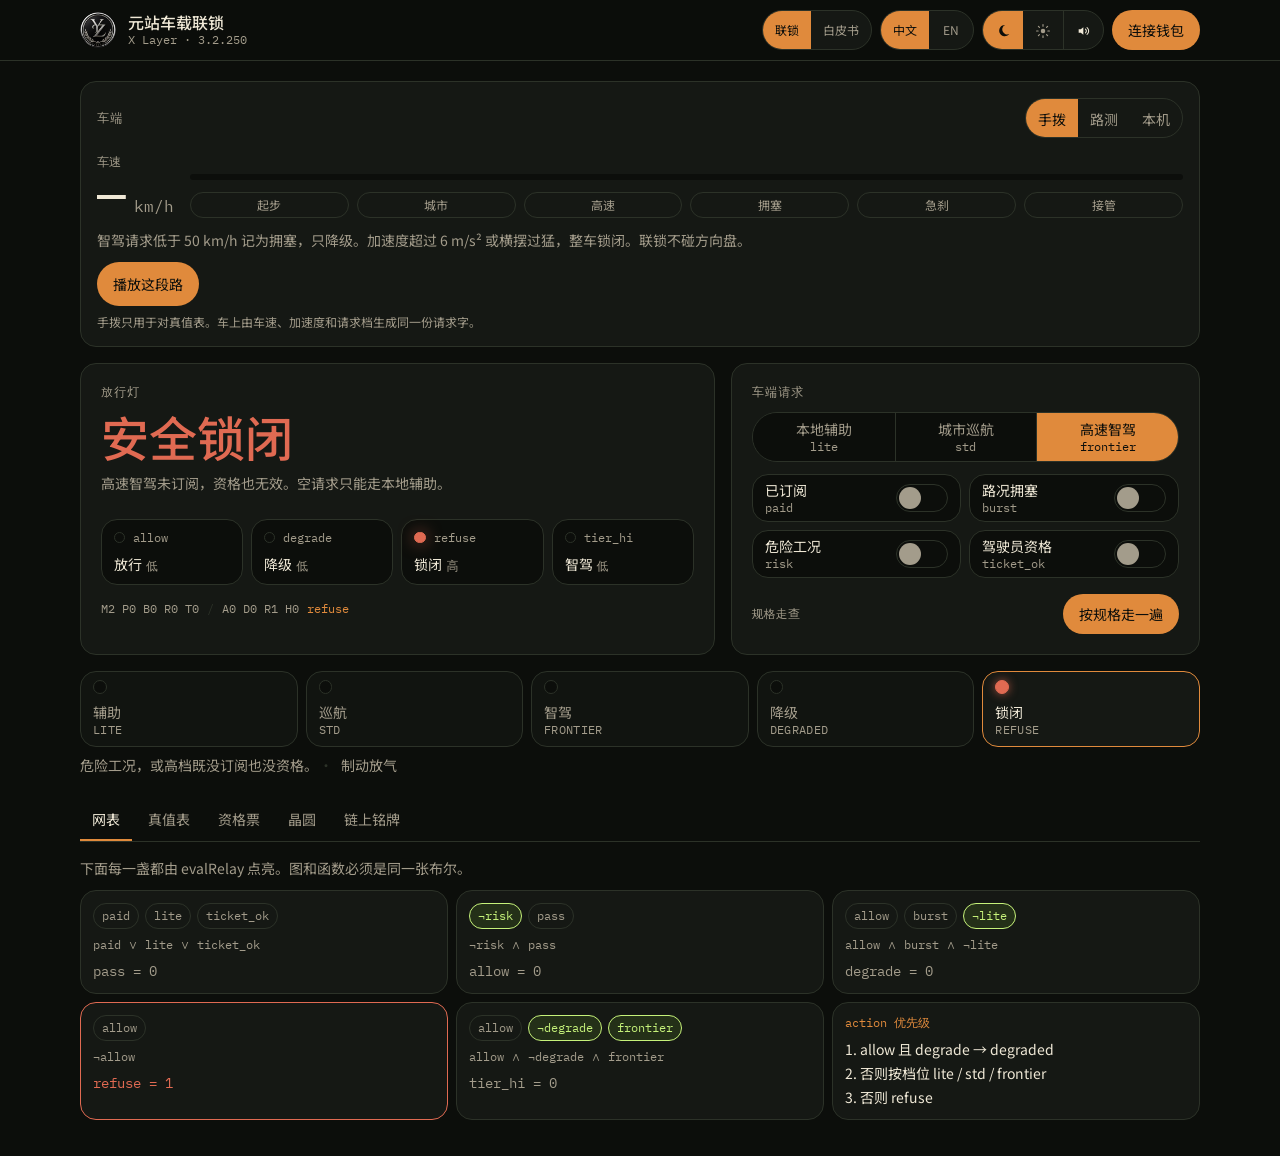
<file: deweb-dist/index.html>
<!doctype html>
<html lang="zh-CN">
  <head>
    <meta charset="utf-8" />
    <meta name="viewport" content="width=device-width, initial-scale=1" />
    <meta name="theme-color" content="#0c0e0b" />
    <title>元站车载联锁 · Yuan Station</title>
    <link rel="icon" href="./yizhan-seal.png" />
    <link rel="preconnect" href="https://fonts.googleapis.com" />
    <link rel="preconnect" href="https://fonts.gstatic.com" crossorigin="anonymous" />
    <link
      rel="stylesheet"
      href="https://fonts.googleapis.com/css2?family=IBM+Plex+Mono:wght@400;500&family=Noto+Sans+SC:wght@400;500;700&display=swap"
    />
    <script type="module" crossorigin src="./assets/deweb-DrTKzGqG.js"></script>
    <link rel="stylesheet" crossorigin href="./assets/deweb-D542QDkk.css">
  </head>
  <body>
    <div id="root"></div>
  </body>
</html>
</file>
<file: deweb-dist/assets/deweb-D542QDkk.css>
/*! tailwindcss v4.3.3 | MIT License | https://tailwindcss.com */
@layer properties{@supports (((-webkit-hyphens:none)) and (not (margin-trim:inline))) or ((-moz-orient:inline) and (not (color:rgb(from red r g b)))){*,:before,:after,::backdrop{--tw-rotate-x:initial;--tw-rotate-y:initial;--tw-rotate-z:initial;--tw-skew-x:initial;--tw-skew-y:initial;--tw-border-style:solid;--tw-leading:initial;--tw-font-weight:initial;--tw-tracking:initial;--tw-ordinal:initial;--tw-slashed-zero:initial;--tw-numeric-figure:initial;--tw-numeric-spacing:initial;--tw-numeric-fraction:initial;--tw-blur:initial;--tw-brightness:initial;--tw-contrast:initial;--tw-grayscale:initial;--tw-hue-rotate:initial;--tw-invert:initial;--tw-opacity:initial;--tw-saturate:initial;--tw-sepia:initial;--tw-drop-shadow:initial;--tw-drop-shadow-color:initial;--tw-drop-shadow-alpha:100%;--tw-drop-shadow-size:initial;--tw-backdrop-blur:initial;--tw-backdrop-brightness:initial;--tw-backdrop-contrast:initial;--tw-backdrop-grayscale:initial;--tw-backdrop-hue-rotate:initial;--tw-backdrop-invert:initial;--tw-backdrop-opacity:initial;--tw-backdrop-saturate:initial;--tw-backdrop-sepia:initial}}}@layer theme{:root,:host{--font-sans:"Noto Sans SC", "WenQuanYi Zen Hei", "PingFang SC", sans-serif;--font-mono:"IBM Plex Mono", "WenQuanYi Zen Hei Mono", ui-monospace, monospace;--color-red-500:oklch(63.7% .237 25.331);--color-zinc-50:oklch(98.5% 0 none);--color-zinc-400:oklch(70.5% .015 286.067);--color-zinc-500:oklch(55.2% .016 285.938);--color-zinc-900:oklch(21% .006 285.885);--color-zinc-950:oklch(14.1% .005 285.823);--color-neutral-100:oklch(97% 0 none);--color-neutral-300:oklch(87% 0 none);--color-neutral-500:oklch(55.6% 0 none);--color-neutral-700:oklch(37.1% 0 none);--color-neutral-900:oklch(20.5% 0 none);--color-black:#000;--color-white:#fff;--spacing:.25rem;--container-sm:24rem;--container-md:28rem;--container-xl:36rem;--container-2xl:42rem;--container-3xl:48rem;--container-6xl:72rem;--text-xs:.75rem;--text-xs--line-height:calc(1 / .75);--text-sm:.875rem;--text-sm--line-height:calc(1.25 / .875);--text-base:1rem;--text-base--line-height:calc(1.5 / 1);--text-lg:1.125rem;--text-lg--line-height:calc(1.75 / 1.125);--text-xl:1.25rem;--text-xl--line-height:calc(1.75 / 1.25);--text-3xl:1.875rem;--text-3xl--line-height:calc(2.25 / 1.875);--text-4xl:2.25rem;--text-4xl--line-height:calc(2.5 / 2.25);--text-5xl:3rem;--text-5xl--line-height:1;--font-weight-medium:500;--font-weight-semibold:600;--tracking-wide:.025em;--tracking-widest:.1em;--leading-tight:1.25;--leading-relaxed:1.625;--radius-md:.375rem;--radius-lg:.5rem;--radius-xl:.75rem;--radius-2xl:1rem;--ease-out:cubic-bezier(0, 0, .2, 1);--animate-pulse:pulse 2s cubic-bezier(.4, 0, .6, 1) infinite;--default-transition-duration:.15s;--default-transition-timing-function:cubic-bezier(.4, 0, .2, 1);--default-font-family:var(--font-sans);--default-mono-font-family:var(--font-mono);--color-bg:#0c0e0b;--color-surface:#151814;--color-surface-2:#1e241c;--color-fg:#efe8d6;--color-muted:#a39c8b;--color-line:#2c3228;--color-copper:#e08a3c;--color-ink:#0c0e0b;--color-phosphor:#c6f27a;--color-phosphor-dim:#243018;--color-amber:#e6b15a;--color-signal:#e06a52;--radius-panel:1rem}}@layer base{*,:after,:before,::backdrop{box-sizing:border-box;border:0 solid;margin:0;padding:0}::file-selector-button{box-sizing:border-box;border:0 solid;margin:0;padding:0}html,:host{-webkit-text-size-adjust:100%;tab-size:4;line-height:1.5;font-family:var(--default-font-family,-apple-system, BlinkMacSystemFont, "Segoe UI", Roboto, "Helvetica Neue", "Noto Sans", Arial, sans-serif, "Apple Color Emoji", "Segoe UI Emoji", "Segoe UI Symbol", "Noto Color Emoji");font-feature-settings:var(--default-font-feature-settings,normal);font-variation-settings:var(--default-font-variation-settings,normal);-webkit-tap-highlight-color:transparent}hr{height:0;color:inherit;border-top-width:1px}abbr:where([title]){-webkit-text-decoration:underline dotted;text-decoration:underline dotted}h1,h2,h3,h4,h5,h6{font-size:inherit;font-weight:inherit}a{color:inherit;-webkit-text-decoration:inherit;-webkit-text-decoration:inherit;-webkit-text-decoration:inherit;-webkit-text-decoration:inherit;text-decoration:inherit}b,strong{font-weight:bolder}code,kbd,samp,pre{font-family:var(--default-mono-font-family,ui-monospace, SFMono-Regular, Menlo, Monaco, Consolas, "Liberation Mono", "Courier New", monospace);font-feature-settings:var(--default-mono-font-feature-settings,normal);font-variation-settings:var(--default-mono-font-variation-settings,normal);font-size:1em}small{font-size:80%}sub,sup{vertical-align:baseline;font-size:75%;line-height:0;position:relative}sub{bottom:-.25em}sup{top:-.5em}table{text-indent:0;border-color:inherit;border-collapse:collapse}:-moz-focusring:where(:not(iframe)){outline:auto}progress{vertical-align:baseline}summary{display:list-item}ol,ul,menu{list-style:none}img,svg,video,canvas,audio,iframe,embed,object{vertical-align:middle;display:block}img,video{max-width:100%;height:auto}button,input,select,optgroup,textarea{font:inherit;font-feature-settings:inherit;font-variation-settings:inherit;letter-spacing:inherit;color:inherit;opacity:1;background-color:#0000;border-radius:0}::file-selector-button{font:inherit;font-feature-settings:inherit;font-variation-settings:inherit;letter-spacing:inherit;color:inherit;opacity:1;background-color:#0000;border-radius:0}:where(select:is([multiple],[size])) optgroup{font-weight:bolder}:where(select:is([multiple],[size])) optgroup option{padding-inline-start:20px}::file-selector-button{margin-inline-end:4px}::placeholder{opacity:1}@supports (not ((-webkit-appearance:-apple-pay-button))) or (contain-intrinsic-size:1px){::placeholder{color:currentColor}@supports (color:color-mix(in lab, red, red)){::placeholder{color:color-mix(in oklab, currentcolor 50%, transparent)}}}textarea{resize:vertical}::-webkit-search-decoration{-webkit-appearance:none}::-webkit-date-and-time-value{min-height:1lh;text-align:inherit}::-webkit-datetime-edit{display:inline-flex}::-webkit-datetime-edit-fields-wrapper{padding:0}::-webkit-datetime-edit{padding-block:0}::-webkit-datetime-edit-year-field{padding-block:0}::-webkit-datetime-edit-month-field{padding-block:0}::-webkit-datetime-edit-day-field{padding-block:0}::-webkit-datetime-edit-hour-field{padding-block:0}::-webkit-datetime-edit-minute-field{padding-block:0}::-webkit-datetime-edit-second-field{padding-block:0}::-webkit-datetime-edit-millisecond-field{padding-block:0}::-webkit-datetime-edit-meridiem-field{padding-block:0}::-webkit-calendar-picker-indicator{line-height:1}:-moz-ui-invalid{box-shadow:none}button,input:where([type=button],[type=reset],[type=submit]){appearance:button}::file-selector-button{appearance:button}::-webkit-inner-spin-button{height:auto}::-webkit-outer-spin-button{height:auto}[hidden]:where(:not([hidden=until-found])){display:none!important}html{background:var(--color-bg);color:var(--color-fg);-webkit-font-smoothing:antialiased;-moz-osx-font-smoothing:grayscale}body{min-height:100vh;font-family:var(--font-sans);background:var(--color-bg);margin:0}h1,h2,h3{text-wrap:balance;font-weight:500}p{text-wrap:pretty}button:not(:disabled),[role=button]:not(:disabled){cursor:pointer}:focus-visible{outline:2px solid var(--color-copper);outline-offset:2px}}@layer components;@layer utilities{.collapse{visibility:collapse}.visible{visibility:visible}.absolute{position:absolute}.fixed{position:fixed}.relative{position:relative}.static{position:static}.sticky{position:sticky}.top-0{top:0}.z-20{z-index:20}.container{width:100%}@media (width>=40rem){.container{max-width:40rem}}@media (width>=48rem){.container{max-width:48rem}}@media (width>=64rem){.container{max-width:64rem}}@media (width>=80rem){.container{max-width:80rem}}@media (width>=96rem){.container{max-width:96rem}}.mx-2{margin-inline:calc(var(--spacing) * 2)}.mx-auto{margin-inline:auto}.mt-1{margin-top:var(--spacing)}.mt-2{margin-top:calc(var(--spacing) * 2)}.mt-3{margin-top:calc(var(--spacing) * 3)}.mt-4{margin-top:calc(var(--spacing) * 4)}.mt-5{margin-top:calc(var(--spacing) * 5)}.mt-6{margin-top:calc(var(--spacing) * 6)}.mt-10{margin-top:calc(var(--spacing) * 10)}.ml-1{margin-left:var(--spacing)}.ml-2{margin-left:calc(var(--spacing) * 2)}.ml-auto{margin-left:auto}.block{display:block}.flex{display:flex}.grid{display:grid}.hidden{display:none}.inline{display:inline}.inline-block{display:inline-block}.inline-flex{display:inline-flex}.table{display:table}.size-4{width:calc(var(--spacing) * 4);height:calc(var(--spacing) * 4)}.size-9{width:calc(var(--spacing) * 9);height:calc(var(--spacing) * 9)}.size-10{width:calc(var(--spacing) * 10);height:calc(var(--spacing) * 10)}.h-1\.5{height:calc(var(--spacing) * 1.5)}.h-8{height:calc(var(--spacing) * 8)}.h-10{height:calc(var(--spacing) * 10)}.h-full{height:100%}.max-h-80{max-height:calc(var(--spacing) * 80)}.min-h-10{min-height:calc(var(--spacing) * 10)}.min-h-11{min-height:calc(var(--spacing) * 11)}.min-h-12{min-height:calc(var(--spacing) * 12)}.min-h-16{min-height:calc(var(--spacing) * 16)}.min-h-screen{min-height:100vh}.w-8{width:calc(var(--spacing) * 8)}.w-full{width:100%}.max-w-2xl{max-width:var(--container-2xl)}.max-w-3xl{max-width:var(--container-3xl)}.max-w-6xl{max-width:var(--container-6xl)}.max-w-56{max-width:calc(var(--spacing) * 56)}.max-w-full{max-width:100%}.max-w-md{max-width:var(--container-md)}.max-w-sm{max-width:var(--container-sm)}.max-w-xl{max-width:var(--container-xl)}.min-w-0{min-width:0}.min-w-11{min-width:calc(var(--spacing) * 11)}.shrink-0{flex-shrink:0}.border-collapse{border-collapse:collapse}.transform{transform:var(--tw-rotate-x,) var(--tw-rotate-y,) var(--tw-rotate-z,) var(--tw-skew-x,) var(--tw-skew-y,)}.cursor-pointer{cursor:pointer}.resize{resize:both}.grid-cols-1{grid-template-columns:repeat(1,minmax(0,1fr))}.grid-cols-2{grid-template-columns:repeat(2,minmax(0,1fr))}.grid-cols-3{grid-template-columns:repeat(3,minmax(0,1fr))}.grid-cols-5{grid-template-columns:repeat(5,minmax(0,1fr))}.flex-col{flex-direction:column}.flex-wrap{flex-wrap:wrap}.place-items-center{place-items:center}.items-center{align-items:center}.items-stretch{align-items:stretch}.justify-between{justify-content:space-between}.justify-center{justify-content:center}.justify-end{justify-content:flex-end}.gap-1{gap:var(--spacing)}.gap-1\.5{gap:calc(var(--spacing) * 1.5)}.gap-2{gap:calc(var(--spacing) * 2)}.gap-3{gap:calc(var(--spacing) * 3)}.gap-4{gap:calc(var(--spacing) * 4)}.gap-px{gap:1px}.gap-x-3{column-gap:calc(var(--spacing) * 3)}.gap-y-2{row-gap:calc(var(--spacing) * 2)}.truncate{text-overflow:ellipsis;white-space:nowrap;overflow:hidden}.overflow-hidden{overflow:hidden}.overflow-x-auto{overflow-x:auto}.overflow-y-auto{overflow-y:auto}.rounded-full{border-radius:2147483647px}.rounded-md{border-radius:var(--radius-md)}.rounded-panel{border-radius:var(--radius-panel)}.border{border-style:var(--tw-border-style);border-width:1px}.border-t{border-top-style:var(--tw-border-style);border-top-width:1px}.border-b{border-bottom-style:var(--tw-border-style);border-bottom-width:1px}.border-b-2{border-bottom-style:var(--tw-border-style);border-bottom-width:2px}.border-l{border-left-style:var(--tw-border-style);border-left-width:1px}.border-amber{border-color:var(--color-amber)}.border-copper{border-color:var(--color-copper)}.border-line{border-color:var(--color-line)}.border-neutral-300{border-color:var(--color-neutral-300)}.border-phosphor{border-color:var(--color-phosphor)}.border-signal{border-color:var(--color-signal)}.border-transparent{border-color:#0000}.bg-bg{background-color:var(--color-bg)}.bg-bg\/95{background-color:#0c0e0bf2}@supports (color:color-mix(in lab, red, red)){.bg-bg\/95{background-color:color-mix(in oklab, var(--color-bg) 95%, transparent)}}.bg-black\/10{background-color:#0000001a}@supports (color:color-mix(in lab, red, red)){.bg-black\/10{background-color:color-mix(in oklab, var(--color-black) 10%, transparent)}}.bg-copper{background-color:var(--color-copper)}.bg-line{background-color:var(--color-line)}.bg-phosphor-dim{background-color:var(--color-phosphor-dim)}.bg-surface{background-color:var(--color-surface)}.bg-surface\/60{background-color:#15181499}@supports (color:color-mix(in lab, red, red)){.bg-surface\/60{background-color:color-mix(in oklab, var(--color-surface) 60%, transparent)}}.bg-zinc-50{background-color:var(--color-zinc-50)}.object-cover{object-fit:cover}.p-3{padding:calc(var(--spacing) * 3)}.p-4{padding:calc(var(--spacing) * 4)}.p-5{padding:calc(var(--spacing) * 5)}.px-2{padding-inline:calc(var(--spacing) * 2)}.px-3{padding-inline:calc(var(--spacing) * 3)}.px-4{padding-inline:calc(var(--spacing) * 4)}.px-6{padding-inline:calc(var(--spacing) * 6)}.py-1{padding-block:var(--spacing)}.py-2{padding-block:calc(var(--spacing) * 2)}.py-2\.5{padding-block:calc(var(--spacing) * 2.5)}.py-3{padding-block:calc(var(--spacing) * 3)}.py-4{padding-block:calc(var(--spacing) * 4)}.py-5{padding-block:calc(var(--spacing) * 5)}.py-8{padding-block:calc(var(--spacing) * 8)}.pt-4{padding-top:calc(var(--spacing) * 4)}.pr-1{padding-right:var(--spacing)}.pl-3{padding-left:calc(var(--spacing) * 3)}.text-center{text-align:center}.text-left{text-align:left}.align-top{vertical-align:top}.font-mono{font-family:var(--font-mono)}.text-3xl{font-size:var(--text-3xl);line-height:var(--tw-leading,var(--text-3xl--line-height))}.text-4xl{font-size:var(--text-4xl);line-height:var(--tw-leading,var(--text-4xl--line-height))}.text-5xl{font-size:var(--text-5xl);line-height:var(--tw-leading,var(--text-5xl--line-height))}.text-base{font-size:var(--text-base);line-height:var(--tw-leading,var(--text-base--line-height))}.text-lg{font-size:var(--text-lg);line-height:var(--tw-leading,var(--text-lg--line-height))}.text-sm{font-size:var(--text-sm);line-height:var(--tw-leading,var(--text-sm--line-height))}.text-xl{font-size:var(--text-xl);line-height:var(--tw-leading,var(--text-xl--line-height))}.text-xs{font-size:var(--text-xs);line-height:var(--tw-leading,var(--text-xs--line-height))}.leading-6{--tw-leading:calc(var(--spacing) * 6);line-height:calc(var(--spacing) * 6)}.leading-7{--tw-leading:calc(var(--spacing) * 7);line-height:calc(var(--spacing) * 7)}.leading-none{--tw-leading:1;line-height:1}.leading-relaxed{--tw-leading:var(--leading-relaxed);line-height:var(--leading-relaxed)}.leading-tight{--tw-leading:var(--leading-tight);line-height:var(--leading-tight)}.font-medium{--tw-font-weight:var(--font-weight-medium);font-weight:var(--font-weight-medium)}.font-semibold{--tw-font-weight:var(--font-weight-semibold);font-weight:var(--font-weight-semibold)}.tracking-wide{--tw-tracking:var(--tracking-wide);letter-spacing:var(--tracking-wide)}.tracking-widest{--tw-tracking:var(--tracking-widest);letter-spacing:var(--tracking-widest)}.break-words{overflow-wrap:break-word}.break-all{word-break:break-all}.text-amber{color:var(--color-amber)}.text-copper{color:var(--color-copper)}.text-fg{color:var(--color-fg)}.text-fg\/90{color:#efe8d6e6}@supports (color:color-mix(in lab, red, red)){.text-fg\/90{color:color-mix(in oklab, var(--color-fg) 90%, transparent)}}.text-ink{color:var(--color-ink)}.text-line{color:var(--color-line)}.text-muted{color:var(--color-muted)}.text-phosphor{color:var(--color-phosphor)}.text-red-500{color:var(--color-red-500)}.text-signal{color:var(--color-signal)}.text-zinc-500{color:var(--color-zinc-500)}.text-zinc-900{color:var(--color-zinc-900)}.tabular-nums{--tw-numeric-spacing:tabular-nums;font-variant-numeric:var(--tw-ordinal,) var(--tw-slashed-zero,) var(--tw-numeric-figure,) var(--tw-numeric-spacing,) var(--tw-numeric-fraction,)}.underline-offset-4{text-underline-offset:4px}.antialiased{-webkit-font-smoothing:antialiased;-moz-osx-font-smoothing:grayscale}.opacity-70{opacity:.7}.blur{--tw-blur:blur(8px);filter:var(--tw-blur,) var(--tw-brightness,) var(--tw-contrast,) var(--tw-grayscale,) var(--tw-hue-rotate,) var(--tw-invert,) var(--tw-saturate,) var(--tw-sepia,) var(--tw-drop-shadow,)}.filter{filter:var(--tw-blur,) var(--tw-brightness,) var(--tw-contrast,) var(--tw-grayscale,) var(--tw-hue-rotate,) var(--tw-invert,) var(--tw-saturate,) var(--tw-sepia,) var(--tw-drop-shadow,)}.filter\!{filter:var(--tw-blur,) var(--tw-brightness,) var(--tw-contrast,) var(--tw-grayscale,) var(--tw-hue-rotate,) var(--tw-invert,) var(--tw-saturate,) var(--tw-sepia,) var(--tw-drop-shadow,)!important}.backdrop-blur{--tw-backdrop-blur:blur(8px);-webkit-backdrop-filter:var(--tw-backdrop-blur,) var(--tw-backdrop-brightness,) var(--tw-backdrop-contrast,) var(--tw-backdrop-grayscale,) var(--tw-backdrop-hue-rotate,) var(--tw-backdrop-invert,) var(--tw-backdrop-opacity,) var(--tw-backdrop-saturate,) var(--tw-backdrop-sepia,);backdrop-filter:var(--tw-backdrop-blur,) var(--tw-backdrop-brightness,) var(--tw-backdrop-contrast,) var(--tw-backdrop-grayscale,) var(--tw-backdrop-hue-rotate,) var(--tw-backdrop-invert,) var(--tw-backdrop-opacity,) var(--tw-backdrop-saturate,) var(--tw-backdrop-sepia,)}.transition{transition-property:color,background-color,border-color,outline-color,text-decoration-color,fill,stroke,--tw-gradient-from,--tw-gradient-via,--tw-gradient-to,opacity,box-shadow,transform,translate,scale,rotate,filter,-webkit-backdrop-filter,backdrop-filter,display,content-visibility,overlay,pointer-events;transition-timing-function:var(--tw-ease,var(--default-transition-timing-function));transition-duration:var(--tw-duration,var(--default-transition-duration))}.first\:border-l-0:first-child{border-left-style:var(--tw-border-style);border-left-width:0}.last\:border-b-0:last-child{border-bottom-style:var(--tw-border-style);border-bottom-width:0}@media (hover:hover){.hover\:bg-neutral-100:hover{background-color:var(--color-neutral-100)}.hover\:underline:hover{text-decoration-line:underline}}.disabled\:cursor-wait:disabled{cursor:wait}.disabled\:no-underline:disabled{text-decoration-line:none}.disabled\:opacity-60:disabled{opacity:.6}@media (width>=40rem){.sm\:grid-cols-2{grid-template-columns:repeat(2,minmax(0,1fr))}.sm\:grid-cols-3{grid-template-columns:repeat(3,minmax(0,1fr))}.sm\:grid-cols-4{grid-template-columns:repeat(4,minmax(0,1fr))}.sm\:grid-cols-6{grid-template-columns:repeat(6,minmax(0,1fr))}.sm\:grid-cols-\[auto_minmax\(0\,1fr\)\]{grid-template-columns:auto minmax(0,1fr)}.sm\:items-end{align-items:flex-end}.sm\:px-3{padding-inline:calc(var(--spacing) * 3)}.sm\:text-5xl{font-size:var(--text-5xl);line-height:var(--tw-leading,var(--text-5xl--line-height))}.sm\:text-sm{font-size:var(--text-sm);line-height:var(--tw-leading,var(--text-sm--line-height))}}@media (width>=64rem){.lg\:grid-cols-3{grid-template-columns:repeat(3,minmax(0,1fr))}.lg\:grid-cols-\[minmax\(0\,1\.15fr\)_minmax\(0\,0\.85fr\)\]{grid-template-columns:minmax(0,1.15fr) minmax(0,.85fr)}}@media (prefers-color-scheme:dark){.dark\:border-neutral-700{border-color:var(--color-neutral-700)}.dark\:bg-white\/20{background-color:#fff3}@supports (color:color-mix(in lab, red, red)){.dark\:bg-white\/20{background-color:color-mix(in oklab, var(--color-white) 20%, transparent)}}.dark\:bg-zinc-950{background-color:var(--color-zinc-950)}.dark\:text-zinc-50{color:var(--color-zinc-50)}.dark\:text-zinc-400{color:var(--color-zinc-400)}@media (hover:hover){.dark\:hover\:bg-neutral-900:hover{background-color:var(--color-neutral-900)}}}}.tap{transition:scale .15s ease-out}.tap:active:not(:disabled){scale:.96}.lamp{border:1px solid var(--color-line);background:var(--color-bg);border-radius:999px;flex:none;width:.7rem;height:.7rem;transition:background-color .18s,box-shadow .18s,border-color .18s}.lamp-on[data-lamp=allow],.lamp-on[data-lamp=tierHi]{border-color:var(--color-phosphor);background:var(--color-phosphor);box-shadow:0 0 16px #c6f27aa6}@supports (color:color-mix(in lab, red, red)){.lamp-on[data-lamp=allow],.lamp-on[data-lamp=tierHi]{box-shadow:0 0 16px color-mix(in oklab, var(--color-phosphor) 65%, transparent)}}.lamp-on[data-lamp=degrade]{border-color:var(--color-amber);background:var(--color-amber);box-shadow:0 0 16px #e6b15a99}@supports (color:color-mix(in lab, red, red)){.lamp-on[data-lamp=degrade]{box-shadow:0 0 16px color-mix(in oklab, var(--color-amber) 60%, transparent)}}.lamp-on[data-lamp=refuse]{border-color:var(--color-signal);background:var(--color-signal);box-shadow:0 0 16px #e06a5299}@supports (color:color-mix(in lab, red, red)){.lamp-on[data-lamp=refuse]{box-shadow:0 0 16px color-mix(in oklab, var(--color-signal) 60%, transparent)}}.lever{border:1px solid var(--color-line);background:var(--color-bg);border-radius:999px;flex:none;width:3.25rem;height:1.75rem;transition:background-color .18s,border-color .18s;position:relative}.lever-knob{background:var(--color-muted);border-radius:999px;width:1.35rem;height:1.35rem;transition:transform .18s,background-color .18s;position:absolute;top:2px;left:2px}.lever-on{border-color:var(--color-phosphor);background:var(--color-phosphor-dim)}.lever-on .lever-knob{background:var(--color-phosphor);transform:translate(1.4rem)}.bead{border:1px solid var(--color-line);background:var(--color-bg);border-radius:999px;width:.85rem;height:.85rem;transition:background-color .18s,border-color .18s,box-shadow .18s}.bead-on[data-track=lite],.bead-on[data-track=std],.bead-on[data-track=frontier]{border-color:var(--color-phosphor);background:var(--color-phosphor);box-shadow:0 0 10px #c6f27ab3}@supports (color:color-mix(in lab, red, red)){.bead-on[data-track=lite],.bead-on[data-track=std],.bead-on[data-track=frontier]{box-shadow:0 0 10px color-mix(in oklab, var(--color-phosphor) 70%, transparent)}}.bead-on[data-track=degraded]{border-color:var(--color-amber);background:var(--color-amber);box-shadow:0 0 10px #e6b15ab3}@supports (color:color-mix(in lab, red, red)){.bead-on[data-track=degraded]{box-shadow:0 0 10px color-mix(in oklab, var(--color-amber) 70%, transparent)}}.bead-on[data-track=refuse]{border-color:var(--color-signal);background:var(--color-signal);box-shadow:0 0 10px #e06a52b3}@supports (color:color-mix(in lab, red, red)){.bead-on[data-track=refuse]{box-shadow:0 0 10px color-mix(in oklab, var(--color-signal) 70%, transparent)}}.stamp[data-action=lite],.stamp[data-action=std],.stamp[data-action=frontier]{color:var(--color-phosphor)}.stamp[data-action=degraded]{color:var(--color-amber)}.stamp[data-action=refuse]{color:var(--color-signal)}.scan{background:linear-gradient(90deg, transparent, var(--color-copper), transparent);background-size:40% 100%;height:2px;animation:1.1s ease-in-out infinite scan}@keyframes scan{0%{background-position:-40% 0}to{background-position:140% 0}}@media (prefers-reduced-motion:reduce){.tap,.lamp,.lever,.lever-knob,.bead,.scan{transition:none;animation:none}}html[data-theme=day]{--color-bg:#f3f1ea;--color-surface:#fffcf6;--color-surface-2:#e6e1d4;--color-fg:#14160f;--color-muted:#5e6458;--color-line:#d4cfc2;--color-copper:#c45c12;--color-ink:#14160f;--color-phosphor:#2c6a22;--color-phosphor-dim:#e4f0d6;--color-amber:#8d5d10;--color-amber-dim:#f3e4c4;--color-signal:#a33b2c;--color-signal-dim:#f6ddd6}.okx-mark{grid-template-columns:repeat(3,.35rem);align-items:end;gap:.2rem;height:.9rem;display:inline-grid}.okx-mark span{background:var(--color-fg);width:.35rem;display:block}.okx-mark span:first-child{height:.45rem}.okx-mark span:nth-child(2){height:.9rem}.okx-mark span:nth-child(3){height:.65rem}.die{border:1px solid var(--color-line);border-radius:var(--radius-panel);background:var(--color-bg);grid-template-columns:repeat(8,minmax(0,1fr));gap:.28rem;width:min(100%,18rem);padding:.5rem;display:grid}.pad{aspect-ratio:1;border:1px solid var(--color-line);background:var(--color-surface-2)}.pad-on{border-color:var(--color-phosphor);background:var(--color-phosphor)}.die-live{box-shadow:inset 0 0 0 1px var(--color-copper)}@property --tw-rotate-x{syntax:"*";inherits:false}@property --tw-rotate-y{syntax:"*";inherits:false}@property --tw-rotate-z{syntax:"*";inherits:false}@property --tw-skew-x{syntax:"*";inherits:false}@property --tw-skew-y{syntax:"*";inherits:false}@property --tw-border-style{syntax:"*";inherits:false;initial-value:solid}@property --tw-leading{syntax:"*";inherits:false}@property --tw-font-weight{syntax:"*";inherits:false}@property --tw-tracking{syntax:"*";inherits:false}@property --tw-ordinal{syntax:"*";inherits:false}@property --tw-slashed-zero{syntax:"*";inherits:false}@property --tw-numeric-figure{syntax:"*";inherits:false}@property --tw-numeric-spacing{syntax:"*";inherits:false}@property --tw-numeric-fraction{syntax:"*";inherits:false}@property --tw-blur{syntax:"*";inherits:false}@property --tw-brightness{syntax:"*";inherits:false}@property --tw-contrast{syntax:"*";inherits:false}@property --tw-grayscale{syntax:"*";inherits:false}@property --tw-hue-rotate{syntax:"*";inherits:false}@property --tw-invert{syntax:"*";inherits:false}@property --tw-opacity{syntax:"*";inherits:false}@property --tw-saturate{syntax:"*";inherits:false}@property --tw-sepia{syntax:"*";inherits:false}@property --tw-drop-shadow{syntax:"*";inherits:false}@property --tw-drop-shadow-color{syntax:"*";inherits:false}@property --tw-drop-shadow-alpha{syntax:"<percentage>";inherits:false;initial-value:100%}@property --tw-drop-shadow-size{syntax:"*";inherits:false}@property --tw-backdrop-blur{syntax:"*";inherits:false}@property --tw-backdrop-brightness{syntax:"*";inherits:false}@property --tw-backdrop-contrast{syntax:"*";inherits:false}@property --tw-backdrop-grayscale{syntax:"*";inherits:false}@property --tw-backdrop-hue-rotate{syntax:"*";inherits:false}@property --tw-backdrop-invert{syntax:"*";inherits:false}@property --tw-backdrop-opacity{syntax:"*";inherits:false}@property --tw-backdrop-saturate{syntax:"*";inherits:false}@property --tw-backdrop-sepia{syntax:"*";inherits:false}@keyframes pulse{50%{opacity:.5}}
</file>
